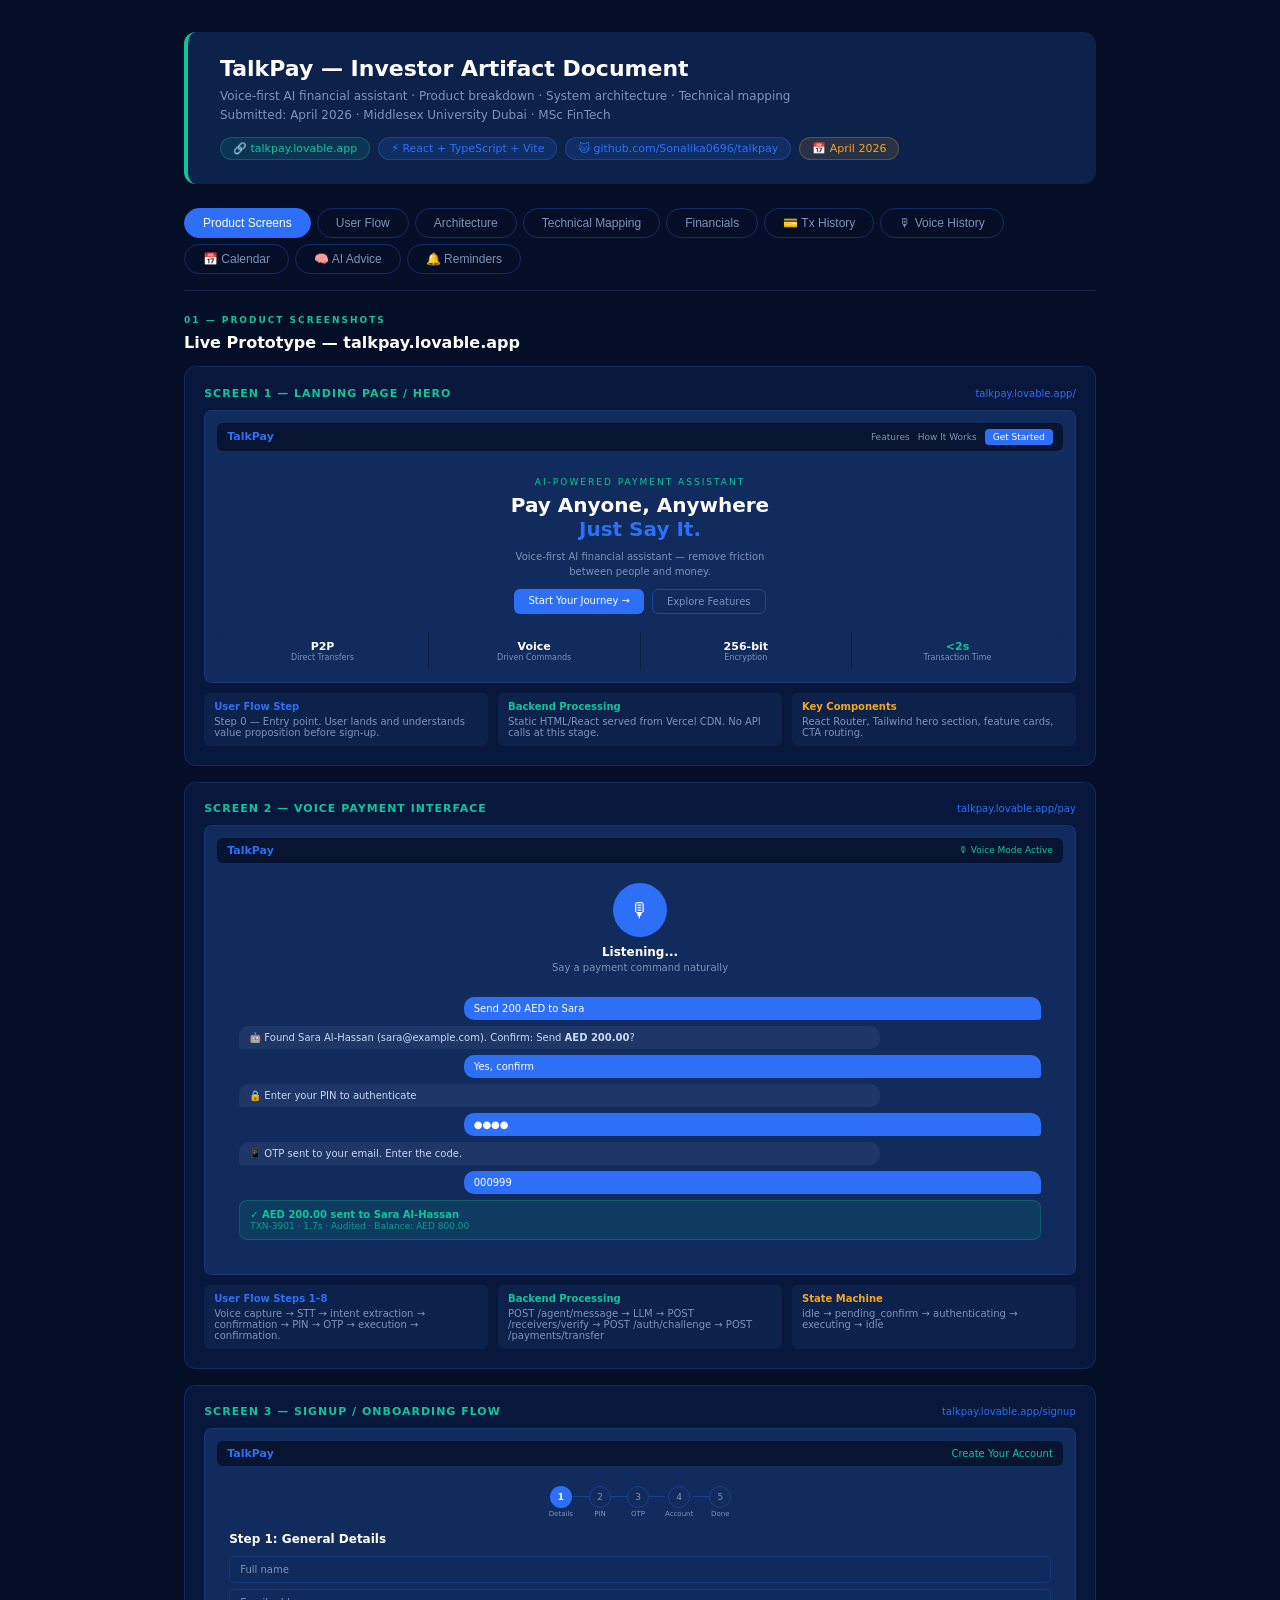
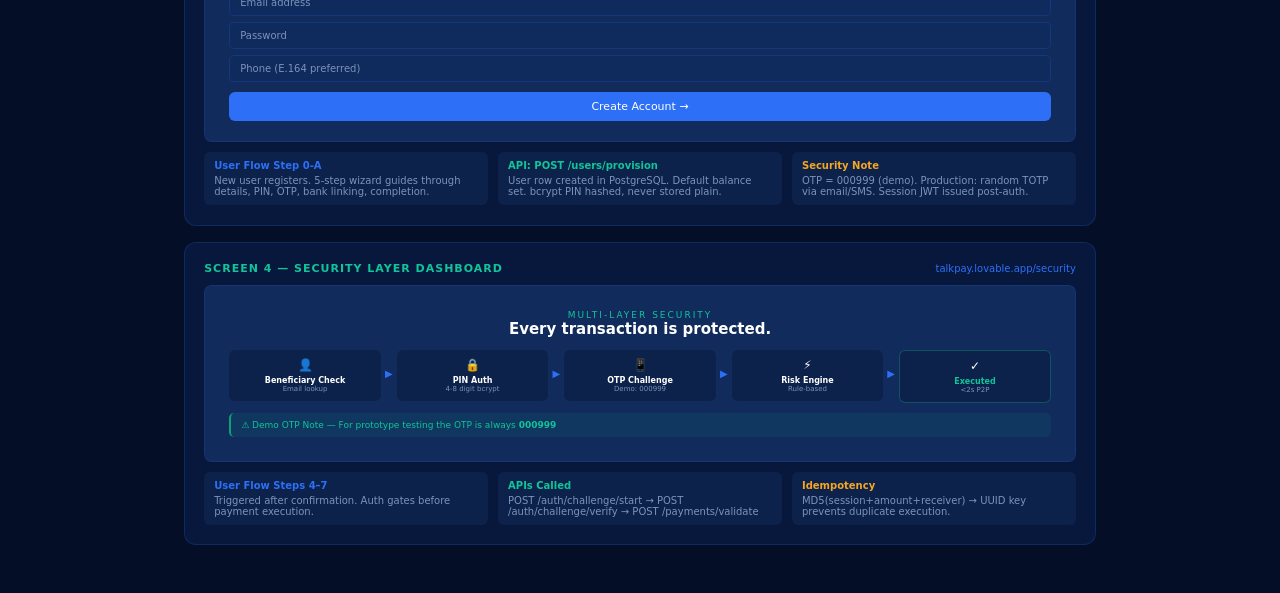
<file: TalkPay- Artifact.html>
<!DOCTYPE html>
<html lang="en">
<head>
<meta charset="UTF-8"/>
<meta name="viewport" content="width=device-width, initial-scale=1.0"/>
<title>TalkPay — Investor Artifact Document</title>
<style>
*{box-sizing:border-box;margin:0;padding:0;}
:root{
  --navy:#040E27;--navy2:#08183C;--card:#0C224A;--card2:#102B5C;
  --blue:#1A56DB;--bluel:#2D70F7;--teal:#0AA178;--teall:#12C49A;
  --gold:#F5A623;--white:#fff;--gray:#7C93BB;--text:#C8D8F0;
  --purple:#7C3AED;--red:#FF4D4D;
}
body{font-family:'Segoe UI',system-ui,sans-serif;background:var(--navy);color:var(--white);min-height:100vh;}
.doc{max-width:960px;margin:0 auto;padding:2rem 1.5rem;}

.tabs{display:flex;gap:6px;flex-wrap:wrap;margin-bottom:1.5rem;padding-bottom:1rem;border-bottom:1px solid rgba(45,112,247,0.2);}
.tab{padding:7px 18px;border-radius:20px;font-size:12px;border:1px solid rgba(45,112,247,0.3);background:transparent;color:var(--gray);cursor:pointer;transition:all .18s;}
.tab.active{background:var(--bluel);color:#fff;border-color:var(--bluel);}
.tab:hover:not(.active){background:rgba(45,112,247,0.1);color:var(--white);}
.section{display:none;}.section.active{display:block;}

.doc-header{background:var(--card);border-radius:12px;padding:1.5rem 2rem;margin-bottom:1.5rem;border-left:4px solid var(--teall);}
.doc-header h1{font-size:22px;font-weight:700;color:var(--white);margin-bottom:6px;}
.doc-header .sub{font-size:12px;color:var(--gray);line-height:1.6;}
.badge-row{display:flex;gap:8px;flex-wrap:wrap;margin-top:12px;}
.badge{padding:4px 12px;border-radius:12px;font-size:11px;font-weight:500;}
.b-blue{background:rgba(45,112,247,0.15);color:var(--bluel);border:1px solid rgba(45,112,247,0.3);}
.b-teal{background:rgba(18,196,154,0.12);color:var(--teall);border:1px solid rgba(18,196,154,0.25);}
.b-gold{background:rgba(245,166,35,0.12);color:var(--gold);border:1px solid rgba(245,166,35,0.25);}

.card{background:var(--card);border-radius:10px;padding:1.2rem 1.4rem;margin-bottom:1rem;}
.card.tl{border-top:2px solid var(--teall);}
.card.bl{border-top:2px solid var(--bluel);}
.card.gl{border-top:2px solid var(--gold);}
.card.pl{border-top:2px solid var(--purple);}
.card h3{font-size:14px;font-weight:600;color:var(--white);margin-bottom:10px;}
.card h4{font-size:12px;font-weight:600;color:var(--teall);margin-bottom:6px;text-transform:uppercase;letter-spacing:1px;}
.card p{font-size:12px;color:var(--gray);line-height:1.65;}

.screen-wrap{background:var(--navy2);border-radius:12px;padding:1.2rem;border:1px solid rgba(45,112,247,0.2);margin-bottom:1rem;}
.screen-header{display:flex;align-items:center;justify-content:space-between;margin-bottom:10px;}
.screen-title{font-size:11px;font-weight:600;color:var(--teall);text-transform:uppercase;letter-spacing:1px;}
.screen-url{font-size:10px;color:var(--bluel);}
.mock-frame{background:var(--card2);border-radius:8px;padding:12px;border:1px solid rgba(45,112,247,0.15);}
.mock-nav{display:flex;align-items:center;justify-content:space-between;background:rgba(5,16,40,0.8);padding:6px 10px;border-radius:6px;margin-bottom:10px;}
.mock-brand{font-size:11px;font-weight:700;color:var(--bluel);}
.mock-btn{background:var(--bluel);color:#fff;font-size:9px;padding:3px 8px;border-radius:4px;}

.g2{display:grid;grid-template-columns:1fr 1fr;gap:12px;}
.g3{display:grid;grid-template-columns:1fr 1fr 1fr;gap:10px;}
.g4{display:grid;grid-template-columns:repeat(4,1fr);gap:8px;}
@media(max-width:640px){.g2,.g3,.g4{grid-template-columns:1fr;}}

.flow-row{display:flex;align-items:flex-start;gap:0;margin:12px 0;}
.fl-step{flex:1;text-align:center;position:relative;}
.fl-circle{width:36px;height:36px;border-radius:50%;display:flex;align-items:center;justify-content:center;font-size:13px;font-weight:700;margin:0 auto 6px;color:#fff;}
.fc-blue{background:var(--bluel);}.fc-teal{background:var(--teal);}
.fl-title{font-size:10px;font-weight:600;color:var(--white);}
.fl-sub{font-size:9px;color:var(--gray);margin-top:2px;}
.fl-arr{position:absolute;right:-6px;top:10px;font-size:12px;color:var(--bluel);}

.layer{background:var(--card);border-radius:8px;padding:10px 14px;margin-bottom:8px;display:flex;align-items:flex-start;gap:10px;}
.layer-bar{width:4px;border-radius:2px;min-height:50px;flex-shrink:0;}
.layer-title{font-size:11px;font-weight:600;margin-bottom:4px;}
.layer-tech{font-size:10px;color:var(--gray);line-height:1.5;}

.mc{background:var(--card2);border-radius:8px;padding:12px 10px;text-align:center;}
.mc .mv{font-size:22px;font-weight:700;color:var(--teall);}
.mc .ml{font-size:9px;color:var(--gray);margin-top:4px;}
.mc.blue .mv{color:var(--bluel);}
.mc.gold .mv{color:var(--gold);}

.tbl{width:100%;border-collapse:collapse;font-size:11px;margin-top:8px;}
.tbl th{background:var(--bluel);color:#fff;padding:7px 10px;text-align:left;font-weight:600;}
.tbl td{padding:7px 10px;border-bottom:1px solid rgba(255,255,255,0.04);color:var(--text);}
.tbl td:first-child{color:var(--gray);}
.tbl tr:nth-child(even) td{background:rgba(255,255,255,0.02);}
.ck{color:var(--teall);font-weight:600;}.xk{color:var(--red);}

.pill{display:inline-block;padding:3px 10px;border-radius:10px;font-size:10px;margin:2px;}
.p-built{background:rgba(18,196,154,0.12);color:var(--teall);border:1px solid rgba(18,196,154,0.25);}
.p-partial{background:rgba(245,166,35,0.1);color:var(--gold);border:1px solid rgba(245,166,35,0.2);}
.p-planned{background:rgba(124,147,187,0.1);color:var(--gray);border:1px solid rgba(124,147,187,0.2);}

.chat-wrap{background:var(--card2);border-radius:8px;padding:12px;}
.msg-r{background:var(--bluel);border-radius:10px 10px 3px 10px;padding:6px 10px;font-size:10px;color:#fff;max-width:72%;margin-left:auto;margin-bottom:6px;}
.msg-l{background:rgba(255,255,255,0.06);border-radius:10px 10px 10px 3px;padding:6px 10px;font-size:10px;color:var(--text);max-width:80%;margin-bottom:6px;}
.msg-s{background:rgba(10,161,120,0.15);border:1px solid rgba(10,161,120,0.3);border-radius:8px;padding:8px 10px;font-size:10px;color:var(--teall);margin-top:4px;}

.code-block{background:#020915;border:1px solid rgba(45,112,247,0.2);border-radius:8px;padding:14px;font-family:'Courier New',monospace;font-size:10.5px;line-height:1.7;color:#a8c4f0;overflow-x:auto;margin:8px 0;}
.c-kw{color:#7C3AED;}.c-fn{color:var(--teall);}.c-str{color:var(--gold);}
.c-cm{color:rgba(124,147,187,0.7);font-style:italic;}.c-ty{color:var(--bluel);}

.divider{height:1px;background:rgba(45,112,247,0.18);margin:1.2rem 0;}
.section-tag{font-size:9px;letter-spacing:2px;color:var(--teall);text-transform:uppercase;margin-bottom:8px;font-weight:600;}
.h2{font-size:16px;font-weight:600;color:var(--white);margin-bottom:14px;}
</style>
</head>
<body>
<div class="doc">

<div class="doc-header">
  <h1>TalkPay — Investor Artifact Document</h1>
  <div class="sub">Voice-first AI financial assistant · Product breakdown · System architecture · Technical mapping<br>Submitted: April 2026 · Middlesex University Dubai · MSc FinTech</div>
  <div class="badge-row">
    <span class="badge b-teal">🔗 talkpay.lovable.app</span>
    <span class="badge b-blue">⚡ React + TypeScript + Vite</span>
    <span class="badge b-blue">🐱 github.com/Sonalika0696/talkpay</span>
    <span class="badge b-gold">📅 April 2026</span>
  </div>
</div>

<div class="tabs">
  <button class="tab active" onclick="show('screens',this)">Product Screens</button>
  <button class="tab" onclick="show('userflow',this)">User Flow</button>
  <button class="tab" onclick="show('architecture',this)">Architecture</button>
  <button class="tab" onclick="show('technical',this)">Technical Mapping</button>
  <button class="tab" onclick="show('financials',this)">Financials</button>
  <button class="tab" onclick="show('txhistory',this)">💳 Tx History</button>
  <button class="tab" onclick="show('voicehistory',this)">🎙 Voice History</button>
  <button class="tab" onclick="show('calendar',this)">📅 Calendar</button>
  <button class="tab" onclick="show('advice',this)">🧠 AI Advice</button>
  <button class="tab" onclick="show('reminders',this)">🔔 Reminders</button>
</div>

<!-- ══════════════════════════════════════════
     SECTION 1: PRODUCT SCREENS
══════════════════════════════════════════ -->
<div class="section active" id="section-screens">
  <div class="section-tag">01 — Product Screenshots</div>
  <div class="h2">Live Prototype — talkpay.lovable.app</div>

  <div class="screen-wrap">
    <div class="screen-header">
      <span class="screen-title">Screen 1 — Landing Page / Hero</span>
      <span class="screen-url">talkpay.lovable.app/</span>
    </div>
    <div class="mock-frame">
      <div class="mock-nav">
        <span class="mock-brand">TalkPay</span>
        <div style="display:flex;gap:8px;align-items:center;">
          <span style="font-size:9px;color:var(--gray);">Features</span>
          <span style="font-size:9px;color:var(--gray);">How It Works</span>
          <span class="mock-btn">Get Started</span>
        </div>
      </div>
      <div style="text-align:center;padding:16px 0 10px;">
        <div style="font-size:9px;letter-spacing:2px;color:var(--teall);margin-bottom:6px;">AI-POWERED PAYMENT ASSISTANT</div>
        <div style="font-size:20px;font-weight:700;color:var(--white);line-height:1.2;">Pay Anyone, Anywhere</div>
        <div style="font-size:20px;font-weight:700;color:var(--bluel);">Just Say It.</div>
        <div style="font-size:10px;color:var(--gray);margin:8px auto;max-width:280px;line-height:1.5;">Voice-first AI financial assistant — remove friction between people and money.</div>
        <div style="display:flex;gap:8px;justify-content:center;margin-top:10px;">
          <div style="background:var(--bluel);color:#fff;padding:6px 14px;border-radius:6px;font-size:10px;">Start Your Journey →</div>
          <div style="border:1px solid rgba(45,112,247,0.4);color:var(--gray);padding:6px 14px;border-radius:6px;font-size:10px;">Explore Features</div>
        </div>
      </div>
      <div style="display:grid;grid-template-columns:repeat(4,1fr);gap:1px;background:rgba(13,31,62,0.8);margin-top:8px;border-radius:6px;overflow:hidden;">
        <div style="background:var(--card2);padding:8px 4px;text-align:center;"><div style="font-size:11px;font-weight:600;color:#fff;">P2P</div><div style="font-size:8px;color:var(--gray);">Direct Transfers</div></div>
        <div style="background:var(--card2);padding:8px 4px;text-align:center;"><div style="font-size:11px;font-weight:600;color:#fff;">Voice</div><div style="font-size:8px;color:var(--gray);">Driven Commands</div></div>
        <div style="background:var(--card2);padding:8px 4px;text-align:center;"><div style="font-size:11px;font-weight:600;color:#fff;">256-bit</div><div style="font-size:8px;color:var(--gray);">Encryption</div></div>
        <div style="background:var(--card2);padding:8px 4px;text-align:center;"><div style="font-size:11px;font-weight:600;color:var(--teall);">&lt;2s</div><div style="font-size:8px;color:var(--gray);">Transaction Time</div></div>
      </div>
    </div>
    <div class="g3" style="margin-top:10px;">
      <div style="background:var(--card);border-radius:6px;padding:8px 10px;"><div style="font-size:10px;font-weight:600;color:var(--bluel);margin-bottom:4px;">User Flow Step</div><div style="font-size:10px;color:var(--gray);">Step 0 — Entry point. User lands and understands value proposition before sign-up.</div></div>
      <div style="background:var(--card);border-radius:6px;padding:8px 10px;"><div style="font-size:10px;font-weight:600;color:var(--teall);margin-bottom:4px;">Backend Processing</div><div style="font-size:10px;color:var(--gray);">Static HTML/React served from Vercel CDN. No API calls at this stage.</div></div>
      <div style="background:var(--card);border-radius:6px;padding:8px 10px;"><div style="font-size:10px;font-weight:600;color:var(--gold);margin-bottom:4px;">Key Components</div><div style="font-size:10px;color:var(--gray);">React Router, Tailwind hero section, feature cards, CTA routing.</div></div>
    </div>
  </div>

  <div class="screen-wrap">
    <div class="screen-header">
      <span class="screen-title">Screen 2 — Voice Payment Interface</span>
      <span class="screen-url">talkpay.lovable.app/pay</span>
    </div>
    <div class="mock-frame">
      <div class="mock-nav"><span class="mock-brand">TalkPay</span><span style="font-size:9px;color:var(--teall);">🎙 Voice Mode Active</span></div>
      <div style="padding:10px;">
        <div style="text-align:center;margin-bottom:12px;">
          <div style="width:54px;height:54px;border-radius:50%;background:var(--bluel);display:flex;align-items:center;justify-content:center;margin:0 auto 8px;font-size:20px;">🎙</div>
          <div style="font-size:12px;font-weight:600;color:var(--white);">Listening...</div>
          <div style="font-size:10px;color:var(--gray);margin-top:3px;">Say a payment command naturally</div>
        </div>
        <div class="chat-wrap">
          <div class="msg-r">Send 200 AED to Sara</div>
          <div class="msg-l">🤖 Found Sara Al-Hassan (sara@example.com). Confirm: Send <strong>AED 200.00</strong>?</div>
          <div class="msg-r">Yes, confirm</div>
          <div class="msg-l">🔒 Enter your PIN to authenticate</div>
          <div class="msg-r">●●●●</div>
          <div class="msg-l">📱 OTP sent to your email. Enter the code.</div>
          <div class="msg-r">000999</div>
          <div class="msg-s"><strong>✓ AED 200.00 sent to Sara Al-Hassan</strong><br><span style="font-size:9px;color:rgba(18,196,154,0.7);">TXN-3901 · 1.7s · Audited · Balance: AED 800.00</span></div>
        </div>
      </div>
    </div>
    <div class="g3" style="margin-top:10px;">
      <div style="background:var(--card);border-radius:6px;padding:8px 10px;"><div style="font-size:10px;font-weight:600;color:var(--bluel);margin-bottom:4px;">User Flow Steps 1–8</div><div style="font-size:10px;color:var(--gray);">Voice capture → STT → intent extraction → confirmation → PIN → OTP → execution → confirmation.</div></div>
      <div style="background:var(--card);border-radius:6px;padding:8px 10px;"><div style="font-size:10px;font-weight:600;color:var(--teall);margin-bottom:4px;">Backend Processing</div><div style="font-size:10px;color:var(--gray);">POST /agent/message → LLM → POST /receivers/verify → POST /auth/challenge → POST /payments/transfer</div></div>
      <div style="background:var(--card);border-radius:6px;padding:8px 10px;"><div style="font-size:10px;font-weight:600;color:var(--gold);margin-bottom:4px;">State Machine</div><div style="font-size:10px;color:var(--gray);">idle → pending_confirm → authenticating → executing → idle</div></div>
    </div>
  </div>

  <div class="screen-wrap">
    <div class="screen-header">
      <span class="screen-title">Screen 3 — Signup / Onboarding Flow</span>
      <span class="screen-url">talkpay.lovable.app/signup</span>
    </div>
    <div class="mock-frame">
      <div class="mock-nav"><span class="mock-brand">TalkPay</span><span style="font-size:10px;color:var(--teall);">Create Your Account</span></div>
      <div style="display:flex;justify-content:center;gap:0;padding:10px 0 6px;">
        <div style="text-align:center;"><div style="width:22px;height:22px;border-radius:50%;background:var(--bluel);color:#fff;display:flex;align-items:center;justify-content:center;font-size:9px;font-weight:700;margin:0 auto;">1</div><div style="font-size:7px;color:var(--gray);margin-top:2px;">Details</div></div>
        <div style="width:16px;height:1px;background:rgba(45,112,247,0.3);margin:10px 0;"></div>
        <div style="text-align:center;"><div style="width:22px;height:22px;border-radius:50%;border:1px solid rgba(45,112,247,0.3);color:var(--gray);display:flex;align-items:center;justify-content:center;font-size:9px;margin:0 auto;">2</div><div style="font-size:7px;color:var(--gray);margin-top:2px;">PIN</div></div>
        <div style="width:16px;height:1px;background:rgba(45,112,247,0.3);margin:10px 0;"></div>
        <div style="text-align:center;"><div style="width:22px;height:22px;border-radius:50%;border:1px solid rgba(45,112,247,0.3);color:var(--gray);display:flex;align-items:center;justify-content:center;font-size:9px;margin:0 auto;">3</div><div style="font-size:7px;color:var(--gray);margin-top:2px;">OTP</div></div>
        <div style="width:16px;height:1px;background:rgba(45,112,247,0.3);margin:10px 0;"></div>
        <div style="text-align:center;"><div style="width:22px;height:22px;border-radius:50%;border:1px solid rgba(45,112,247,0.3);color:var(--gray);display:flex;align-items:center;justify-content:center;font-size:9px;margin:0 auto;">4</div><div style="font-size:7px;color:var(--gray);margin-top:2px;">Account</div></div>
        <div style="width:16px;height:1px;background:rgba(45,112,247,0.3);margin:10px 0;"></div>
        <div style="text-align:center;"><div style="width:22px;height:22px;border-radius:50%;border:1px solid rgba(45,112,247,0.3);color:var(--gray);display:flex;align-items:center;justify-content:center;font-size:9px;margin:0 auto;">5</div><div style="font-size:7px;color:var(--gray);margin-top:2px;">Done</div></div>
      </div>
      <div style="padding:8px 12px;">
        <div style="font-size:12px;font-weight:600;color:var(--white);margin-bottom:10px;">Step 1: General Details</div>
        <div style="display:grid;gap:6px;">
          <div style="background:rgba(16,43,92,0.6);border:1px solid rgba(45,112,247,0.2);border-radius:5px;padding:7px 10px;font-size:10px;color:var(--gray);">Full name</div>
          <div style="background:rgba(16,43,92,0.6);border:1px solid rgba(45,112,247,0.2);border-radius:5px;padding:7px 10px;font-size:10px;color:var(--gray);">Email address</div>
          <div style="background:rgba(16,43,92,0.6);border:1px solid rgba(45,112,247,0.2);border-radius:5px;padding:7px 10px;font-size:10px;color:var(--gray);">Password</div>
          <div style="background:rgba(16,43,92,0.6);border:1px solid rgba(45,112,247,0.2);border-radius:5px;padding:7px 10px;font-size:10px;color:var(--gray);">Phone (E.164 preferred)</div>
        </div>
        <div style="background:var(--bluel);color:#fff;border-radius:6px;padding:8px;text-align:center;font-size:11px;font-weight:500;margin-top:10px;">Create Account →</div>
      </div>
    </div>
    <div class="g3" style="margin-top:10px;">
      <div style="background:var(--card);border-radius:6px;padding:8px 10px;"><div style="font-size:10px;font-weight:600;color:var(--bluel);margin-bottom:4px;">User Flow Step 0-A</div><div style="font-size:10px;color:var(--gray);">New user registers. 5-step wizard guides through details, PIN, OTP, bank linking, completion.</div></div>
      <div style="background:var(--card);border-radius:6px;padding:8px 10px;"><div style="font-size:10px;font-weight:600;color:var(--teall);margin-bottom:4px;">API: POST /users/provision</div><div style="font-size:10px;color:var(--gray);">User row created in PostgreSQL. Default balance set. bcrypt PIN hashed, never stored plain.</div></div>
      <div style="background:var(--card);border-radius:6px;padding:8px 10px;"><div style="font-size:10px;font-weight:600;color:var(--gold);margin-bottom:4px;">Security Note</div><div style="font-size:10px;color:var(--gray);">OTP = 000999 (demo). Production: random TOTP via email/SMS. Session JWT issued post-auth.</div></div>
    </div>
  </div>

  <div class="screen-wrap">
    <div class="screen-header">
      <span class="screen-title">Screen 4 — Security Layer Dashboard</span>
      <span class="screen-url">talkpay.lovable.app/security</span>
    </div>
    <div class="mock-frame">
      <div style="padding:12px;">
        <div style="text-align:center;margin-bottom:12px;"><div style="font-size:9px;letter-spacing:2px;color:var(--teall);">MULTI-LAYER SECURITY</div><div style="font-size:15px;font-weight:700;color:var(--white);">Every transaction is protected.</div></div>
        <div style="display:flex;align-items:flex-start;gap:4px;margin-bottom:10px;">
          <div style="flex:1;text-align:center;"><div style="background:var(--card);border-radius:6px;padding:8px 4px;"><div style="font-size:12px;margin-bottom:4px;">👤</div><div style="font-size:8px;font-weight:600;color:var(--white);">Beneficiary Check</div><div style="font-size:7px;color:var(--gray);">Email lookup</div></div></div>
          <div style="color:var(--bluel);padding-top:18px;font-size:10px;">▶</div>
          <div style="flex:1;text-align:center;"><div style="background:var(--card);border-radius:6px;padding:8px 4px;"><div style="font-size:12px;margin-bottom:4px;">🔒</div><div style="font-size:8px;font-weight:600;color:var(--white);">PIN Auth</div><div style="font-size:7px;color:var(--gray);">4-8 digit bcrypt</div></div></div>
          <div style="color:var(--bluel);padding-top:18px;font-size:10px;">▶</div>
          <div style="flex:1;text-align:center;"><div style="background:var(--card);border-radius:6px;padding:8px 4px;"><div style="font-size:12px;margin-bottom:4px;">📱</div><div style="font-size:8px;font-weight:600;color:var(--white);">OTP Challenge</div><div style="font-size:7px;color:var(--gray);">Demo: 000999</div></div></div>
          <div style="color:var(--bluel);padding-top:18px;font-size:10px;">▶</div>
          <div style="flex:1;text-align:center;"><div style="background:var(--card);border-radius:6px;padding:8px 4px;"><div style="font-size:12px;margin-bottom:4px;">⚡</div><div style="font-size:8px;font-weight:600;color:var(--white);">Risk Engine</div><div style="font-size:7px;color:var(--gray);">Rule-based</div></div></div>
          <div style="color:var(--bluel);padding-top:18px;font-size:10px;">▶</div>
          <div style="flex:1;text-align:center;"><div style="background:var(--card);border-radius:6px;padding:8px 4px;border:1px solid rgba(18,196,154,0.3);"><div style="font-size:12px;margin-bottom:4px;">✓</div><div style="font-size:8px;font-weight:600;color:var(--teall);">Executed</div><div style="font-size:7px;color:var(--gray);">&lt;2s P2P</div></div></div>
        </div>
        <div style="background:rgba(10,161,120,0.1);border-left:2px solid var(--teal);border-radius:5px;padding:7px 10px;font-size:9px;color:var(--teall);">⚠ Demo OTP Note — For prototype testing the OTP is always <strong>000999</strong></div>
      </div>
    </div>
    <div class="g3" style="margin-top:10px;">
      <div style="background:var(--card);border-radius:6px;padding:8px 10px;"><div style="font-size:10px;font-weight:600;color:var(--bluel);margin-bottom:4px;">User Flow Steps 4–7</div><div style="font-size:10px;color:var(--gray);">Triggered after confirmation. Auth gates before payment execution.</div></div>
      <div style="background:var(--card);border-radius:6px;padding:8px 10px;"><div style="font-size:10px;font-weight:600;color:var(--teall);margin-bottom:4px;">APIs Called</div><div style="font-size:10px;color:var(--gray);">POST /auth/challenge/start → POST /auth/challenge/verify → POST /payments/validate</div></div>
      <div style="background:var(--card);border-radius:6px;padding:8px 10px;"><div style="font-size:10px;font-weight:600;color:var(--gold);margin-bottom:4px;">Idempotency</div><div style="font-size:10px;color:var(--gray);">MD5(session+amount+receiver) → UUID key prevents duplicate execution.</div></div>
    </div>
  </div>
</div>

<!-- ══════════════════════════════════════════
     SECTION 2: USER FLOW
══════════════════════════════════════════ -->
<div class="section" id="section-userflow">
  <div class="section-tag">02 — User Flow</div>
  <div class="h2">End-to-End Payment Journey</div>

  <div class="card tl">
    <h4>4-Step Visual Flow</h4>
    <div class="flow-row">
      <div class="fl-step"><div class="fl-circle fc-blue">🎙</div><div class="fl-title">01 SPEAK</div><div class="fl-sub">Voice or text command</div><span class="fl-arr">→</span></div>
      <div class="fl-step"><div class="fl-circle fc-blue">🧠</div><div class="fl-title">02 AI EXTRACTS</div><div class="fl-sub">LLM parses intent + slots</div><span class="fl-arr">→</span></div>
      <div class="fl-step"><div class="fl-circle fc-teal">🔒</div><div class="fl-title">03 VERIFY</div><div class="fl-sub">PIN + OTP + risk check</div><span class="fl-arr">→</span></div>
      <div class="fl-step"><div class="fl-circle fc-teal">✓</div><div class="fl-title">04 PAID</div><div class="fl-sub">P2P transfer &lt;2s</div></div>
    </div>
  </div>

  <div class="card bl">
    <h4>Detailed Step Table</h4>
    <table class="tbl">
      <thead><tr><th>#</th><th>Actor</th><th>Action</th><th>API Endpoint</th><th>Backend Detail</th></tr></thead>
      <tbody>
        <tr><td>1</td><td>User</td><td>Speaks: "Send 200 AED to Sara"</td><td>Web Speech API</td><td>Browser STT captures audio stream</td></tr>
        <tr><td>2</td><td>System</td><td>Audio → text transcript</td><td>Whisper STT API</td><td>Groq Whisper large-v3 or Browser API</td></tr>
        <tr><td>3</td><td>System</td><td>LLM extracts intent + amount + recipient</td><td>POST /agent/message</td><td>pydantic-ai LLM agent; slot extraction</td></tr>
        <tr><td>4</td><td>System</td><td>Beneficiary lookup by name/email</td><td>POST /receivers/verify</td><td>Query registered users; must be active</td></tr>
        <tr><td>5</td><td>Agent</td><td>Speaks: "Confirm: AED 200 to Sara?"</td><td>Response text → TTS</td><td>Orchestrator state: pending_confirm</td></tr>
        <tr><td>6</td><td>User</td><td>Says "Yes"</td><td>POST /agent/confirm</td><td>is_affirmative() check; state advances</td></tr>
        <tr><td>7</td><td>User</td><td>Types PIN (never spoken)</td><td>POST /auth/challenge/start</td><td>bcrypt compare; PIN validated server-side</td></tr>
        <tr><td>8</td><td>User</td><td>Enters OTP (000999 demo)</td><td>POST /auth/challenge/verify</td><td>Single-use; replay blocked; marked consumed</td></tr>
        <tr><td>9</td><td>System</td><td>Risk engine scores transaction</td><td>POST /payments/validate</td><td>Rule-based: amount + velocity + user profile</td></tr>
        <tr><td>10</td><td>System</td><td>Idempotency key generated</td><td>shared_lib/idempotency.py</td><td>MD5(session+amount+receiver) → UUID</td></tr>
        <tr><td>11</td><td>System</td><td>P2P debit/credit executed</td><td>POST /payments/transfer</td><td>SQLAlchemy tx: atomic debit+credit</td></tr>
        <tr><td>12</td><td>System</td><td>Audit log written</td><td>GET /payments/{tx_id}</td><td>PostgreSQL INSERT; immutable append-only row</td></tr>
        <tr><td>13</td><td>Agent</td><td>TTS: "Payment completed. Balance: AED 800."</td><td>Voice response</td><td>Deepgram TTS primary; Groq TTS fallback</td></tr>
      </tbody>
    </table>
  </div>

  <div class="g2">
    <div class="card tl">
      <h4>Onboarding Sub-Flow (Steps A1–A5)</h4>
      <div style="display:flex;flex-direction:column;gap:6px;margin-top:4px;">
        <div style="display:flex;gap:8px;align-items:flex-start;"><div style="background:var(--bluel);color:#fff;width:18px;height:18px;border-radius:50%;display:flex;align-items:center;justify-content:center;font-size:8px;font-weight:700;flex-shrink:0;margin-top:1px;">1</div><div style="font-size:10px;color:var(--text);">General Details → POST /users/provision → User created with 500 AED default balance</div></div>
        <div style="display:flex;gap:8px;align-items:flex-start;"><div style="background:var(--bluel);color:#fff;width:18px;height:18px;border-radius:50%;display:flex;align-items:center;justify-content:center;font-size:8px;font-weight:700;flex-shrink:0;margin-top:1px;">2</div><div style="font-size:10px;color:var(--text);">Set PIN → bcrypt hash stored; never plaintext</div></div>
        <div style="display:flex;gap:8px;align-items:flex-start;"><div style="background:var(--teal);color:#fff;width:18px;height:18px;border-radius:50%;display:flex;align-items:center;justify-content:center;font-size:8px;font-weight:700;flex-shrink:0;margin-top:1px;">3</div><div style="font-size:10px;color:var(--text);">OTP Device Setup → POST /auth/challenge/start + verify (Demo: 000999)</div></div>
        <div style="display:flex;gap:8px;align-items:flex-start;"><div style="background:var(--teal);color:#fff;width:18px;height:18px;border-radius:50%;display:flex;align-items:center;justify-content:center;font-size:8px;font-weight:700;flex-shrink:0;margin-top:1px;">4</div><div style="font-size:10px;color:var(--text);">Link Bank Account → BankAccount model stored (dummy in prototype)</div></div>
        <div style="display:flex;gap:8px;align-items:flex-start;"><div style="background:var(--gold);color:var(--navy);width:18px;height:18px;border-radius:50%;display:flex;align-items:center;justify-content:center;font-size:8px;font-weight:700;flex-shrink:0;margin-top:1px;">5</div><div style="font-size:10px;color:var(--text);">Completion → GET /users/by-supabase/{uid} → verified account confirmed</div></div>
      </div>
    </div>
    <div class="card gl">
      <h4>Orchestrator State Machine</h4>
      <div style="display:grid;gap:6px;margin-top:4px;">
        <div style="background:var(--card2);border-radius:6px;padding:8px 10px;text-align:center;border:1px solid rgba(45,112,247,0.2);"><div style="font-size:11px;font-weight:600;color:var(--bluel);">IDLE</div><div style="font-size:9px;color:var(--gray);">Awaiting first voice input</div></div>
        <div style="text-align:center;color:var(--bluel);font-size:12px;">↓</div>
        <div style="background:var(--card2);border-radius:6px;padding:8px 10px;text-align:center;border:1px solid rgba(18,196,154,0.2);"><div style="font-size:11px;font-weight:600;color:var(--teall);">PENDING CONFIRM</div><div style="font-size:9px;color:var(--gray);">Awaiting user "yes/no"</div></div>
        <div style="text-align:center;color:var(--bluel);font-size:12px;">↓</div>
        <div style="background:var(--card2);border-radius:6px;padding:8px 10px;text-align:center;border:1px solid rgba(245,166,35,0.2);"><div style="font-size:11px;font-weight:600;color:var(--gold);">AUTHENTICATING</div><div style="font-size:9px;color:var(--gray);">PIN + OTP gates</div></div>
        <div style="text-align:center;color:var(--bluel);font-size:12px;">↓</div>
        <div style="background:var(--card2);border-radius:6px;padding:8px 10px;text-align:center;border:1px solid rgba(124,58,237,0.2);"><div style="font-size:11px;font-weight:600;color:var(--purple);">EXECUTING</div><div style="font-size:9px;color:var(--gray);">Payment transfer in progress</div></div>
        <div style="text-align:center;color:var(--bluel);font-size:12px;">↓</div>
        <div style="background:var(--card2);border-radius:6px;padding:8px 10px;text-align:center;border:1px solid rgba(18,196,154,0.3);"><div style="font-size:11px;font-weight:600;color:var(--teall);">IDLE (reset)</div><div style="font-size:9px;color:var(--gray);">Confirmation delivered, log written</div></div>
      </div>
    </div>
  </div>
</div>

<!-- ══════════════════════════════════════════
     SECTION 3: ARCHITECTURE
══════════════════════════════════════════ -->
<div class="section" id="section-architecture">
  <div class="section-tag">03 — System Architecture</div>
  <div class="h2">Five-Layer System Design</div>

  <div class="layer"><div class="layer-bar" style="background:var(--bluel);"></div><div><div class="layer-title" style="color:var(--bluel);">Layer 1 — Voice Input</div><div class="layer-tech">Web Speech API (browser-native) · Groq Whisper large-v3 (cloud STT) · Text input fallback · IVR planned Q3 2026<br><span style="color:var(--teall);">→ Output: text transcript of user command</span></div></div></div>
  <div class="layer"><div class="layer-bar" style="background:var(--bluel);"></div><div><div class="layer-title" style="color:var(--bluel);">Layer 2 — AI / NLP Processing</div><div class="layer-tech">Groq LLM (llama-3) via pydantic-ai · Intent classification (payment/query/help) · Slot extraction (intent, amount, recipient) · Orchestrator state machine (domain/orchestrator.py)<br><span style="color:var(--teall);">→ Output: structured TransferRequest object</span></div></div></div>
  <div class="layer"><div class="layer-bar" style="background:var(--teal);"></div><div><div class="layer-title" style="color:var(--teall);">Layer 3 — Payment Orchestration</div><div class="layer-tech">Payment state machine (idle → pending_confirm → executing → idle) · Beneficiary verification loop · Idempotency guard (MD5 → UUID, PostgreSQL UNIQUE constraint) · Confirmation dialogue management<br><span style="color:var(--teall);">→ Output: authorised, idempotent payment instruction</span></div></div></div>
  <div class="layer"><div class="layer-bar" style="background:var(--teall);"></div><div><div class="layer-title" style="color:var(--teall);">Layer 4 — Banking / API Layer</div><div class="layer-tech">FastAPI gateway service (:8100) · Dummy payment rails (providers/dummy.py) · SQLAlchemy atomic debit+credit transactions · Supabase-hosted PostgreSQL · Balance engine · Refund/reversal endpoints<br><span style="color:var(--teall);">→ Output: completed transaction record</span></div></div></div>
  <div class="layer"><div class="layer-bar" style="background:var(--gold);"></div><div><div class="layer-title" style="color:var(--gold);">Layer 5 — Security & Authentication</div><div class="layer-tech">Email/password login · bcrypt PIN (4-8 digits, never stored plain) · OTP challenge (single-use, replay-blocked) · Session JWT (Bearer token) · Rule-based fraud scoring (velocity + amount) · Append-only audit log · Voice biometrics — Q2 2026<br><span style="color:var(--teall);">→ Output: authenticated, risk-scored, logged transaction</span></div></div></div>

  <div class="divider"></div>
  <div class="card bl">
    <h4>Full API Surface</h4>
    <div class="g2">
      <div>
        <div style="font-size:11px;font-weight:600;color:var(--bluel);margin-bottom:8px;">Agent Service (:8000)</div>
        <table class="tbl">
          <thead><tr><th>Method</th><th>Endpoint</th><th>Purpose</th></tr></thead>
          <tbody>
            <tr><td>POST</td><td>/auth/cli/login</td><td>Issue session JWT</td></tr>
            <tr><td>POST</td><td>/auth/challenge/start</td><td>Begin OTP flow</td></tr>
            <tr><td>POST</td><td>/auth/challenge/verify</td><td>Validate OTP code</td></tr>
            <tr><td>POST</td><td>/agent/message</td><td>Core: voice/text → AI response</td></tr>
            <tr><td>POST</td><td>/agent/confirm</td><td>User confirmation handler</td></tr>
            <tr><td>GET</td><td>/agent/session/{id}</td><td>Session state retrieval</td></tr>
            <tr><td>GET</td><td>/health</td><td>Service health check</td></tr>
          </tbody>
        </table>
      </div>
      <div>
        <div style="font-size:11px;font-weight:600;color:var(--teall);margin-bottom:8px;">Gateway Service (:8100) — Internal</div>
        <table class="tbl">
          <thead><tr><th>Method</th><th>Endpoint</th><th>Purpose</th></tr></thead>
          <tbody>
            <tr><td>POST</td><td>/users/provision</td><td>Register new user</td></tr>
            <tr><td>GET</td><td>/users/by-supabase/{uid}</td><td>Fetch user status</td></tr>
            <tr><td>POST</td><td>/receivers/verify</td><td>Beneficiary lookup</td></tr>
            <tr><td>POST</td><td>/payments/validate</td><td>Risk score check</td></tr>
            <tr><td>POST</td><td>/payments/transfer</td><td>Execute P2P transfer</td></tr>
            <tr><td>GET</td><td>/payments/{tx_id}</td><td>Transaction record</td></tr>
            <tr><td>GET</td><td>/accounts/{uid}/balance</td><td>Balance lookup</td></tr>
          </tbody>
        </table>
      </div>
    </div>
  </div>
</div>

<!-- ══════════════════════════════════════════
     SECTION 4: TECHNICAL MAPPING
══════════════════════════════════════════ -->
<div class="section" id="section-technical">
  <div class="section-tag">04 — Technical Mapping (GitHub Repo)</div>
  <div class="h2">Code Architecture — github.com/Sonalika0696/talkpay</div>

  <div class="card tl">
    <h4>Repository Structure</h4>
    <div class="code-block">talkpay/
├── <span class="c-fn">src/</span>                        <span class="c-cm"># React frontend (TypeScript)</span>
│   ├── <span class="c-fn">components/</span>             <span class="c-cm"># UI components (shadcn/ui base)</span>
│   │   ├── VoiceInput.tsx         <span class="c-cm"># Mic capture + Web Speech API hook</span>
│   │   ├── ChatInterface.tsx      <span class="c-cm"># Conversation UI — user/AI message rendering</span>
│   │   ├── PaymentConfirm.tsx     <span class="c-cm"># Confirmation dialogue component</span>
│   │   ├── SecurityGate.tsx       <span class="c-cm"># PIN + OTP input flows</span>
│   │   └── Dashboard.tsx          <span class="c-cm"># Account balance + transaction history</span>
│   ├── <span class="c-fn">pages/</span>                  <span class="c-cm"># React Router pages</span>
│   │   ├── Index.tsx              <span class="c-cm"># Landing / hero page</span>
│   │   ├── Signup.tsx             <span class="c-cm"># 5-step onboarding wizard</span>
│   │   └── Pay.tsx                <span class="c-cm"># Core voice payment interface</span>
│   ├── <span class="c-fn">hooks/</span>
│   │   ├── useVoiceInput.ts       <span class="c-cm"># Web Speech API wrapper</span>
│   │   └── usePaymentFlow.ts      <span class="c-cm"># Payment state + API orchestration</span>
│   ├── <span class="c-fn">lib/</span>
│   │   └── api.ts                 <span class="c-cm"># Axios/fetch API client (agent service)</span>
│   └── <span class="c-fn">types/</span>
│       └── payment.ts             <span class="c-cm"># TypeScript interfaces: TransferRequest, etc.</span>
├── <span class="c-kw">public/</span>                     <span class="c-cm"># Static assets</span>
├── index.html                     <span class="c-cm"># Vite entry point</span>
├── package.json                   <span class="c-cm"># Deps: React 18, Vite, Tailwind, shadcn</span>
├── tailwind.config.ts             <span class="c-cm"># Design system tokens</span>
└── vite.config.ts                 <span class="c-cm"># Build config — Vercel deployment</span></div>
  </div>

  <div class="g2">
    <div class="card bl">
      <h4>Core Frontend Logic</h4>
      <div class="code-block"><span class="c-cm">// useVoiceInput.ts — simplified</span>
<span class="c-kw">const</span> <span class="c-fn">useVoiceInput</span> = () => {
  <span class="c-kw">const</span> recognition = <span class="c-kw">new</span>
    <span class="c-ty">SpeechRecognition</span>();

  recognition.onresult = (e) => {
    <span class="c-kw">const</span> transcript =
      e.results[0][0].transcript;
    <span class="c-fn">sendToAgent</span>(transcript);
  };
  <span class="c-kw">return</span> { start, stop, transcript };
};</div>
      <div class="code-block"><span class="c-cm">// usePaymentFlow.ts — state machine</span>
<span class="c-kw">type</span> <span class="c-ty">State</span> = <span class="c-str">'idle'</span>
  | <span class="c-str">'pending_confirm'</span>
  | <span class="c-str">'authenticating'</span>
  | <span class="c-str">'executing'</span>;

<span class="c-kw">const</span> <span class="c-fn">sendMessage</span> = <span class="c-kw">async</span> (text) => {
  <span class="c-kw">const</span> res = <span class="c-kw">await</span> <span class="c-fn">api.post</span>(
    <span class="c-str">'/agent/message'</span>, { text }
  );
  <span class="c-fn">setState</span>(res.data.next_state);
  <span class="c-fn">speakReply</span>(res.data.reply);
};</div>
    </div>
    <div class="card tl">
      <h4>Payment Contracts</h4>
      <div class="code-block"><span class="c-cm">// TransferRequest (TypeScript)</span>
<span class="c-kw">interface</span> <span class="c-ty">TransferRequest</span> {
  idempotency_key: <span class="c-ty">string</span>;
  sender_user_id:  <span class="c-ty">number</span>;
  receiver_email:  <span class="c-ty">string</span>;
  amount_aed:      <span class="c-ty">Decimal</span>;
  session_id:      <span class="c-ty">string</span>;
}

<span class="c-kw">interface</span> <span class="c-ty">TransferResponse</span> {
  transaction_id:  <span class="c-ty">string</span>;
  status: <span class="c-str">'completed'</span> | <span class="c-str">'failed'</span>;
  balance_after:   <span class="c-ty">Decimal</span>;
}</div>
      <div class="code-block"><span class="c-cm">// Idempotency key generation</span>
<span class="c-kw">const</span> <span class="c-fn">genKey</span> = (
  sessionId: <span class="c-ty">string</span>,
  amount: <span class="c-ty">string</span>,
  receiver: <span class="c-ty">string</span>
) => {
  <span class="c-kw">const</span> payload =
    `${sessionId}:${amount}:${receiver}`;
  <span class="c-kw">return</span> <span class="c-fn">uuidFromMD5</span>(payload);
  <span class="c-cm">// PostgreSQL UNIQUE constraint</span>
  <span class="c-cm">// blocks replay attacks</span>
};</div>
    </div>
  </div>

  <div class="card gl">
    <h4>Technology Stack</h4>
    <table class="tbl">
      <thead><tr><th>Layer</th><th>Technology</th><th>Purpose</th><th>Status</th></tr></thead>
      <tbody>
        <tr><td>Frontend</td><td>React 18 + TypeScript</td><td>UI components, routing, state management</td><td><span class="pill p-built">Live</span></td></tr>
        <tr><td>Build</td><td>Vite + Bun</td><td>Fast dev server + production bundler</td><td><span class="pill p-built">Live</span></td></tr>
        <tr><td>Styling</td><td>Tailwind CSS + shadcn/ui</td><td>Design system, accessible UI components</td><td><span class="pill p-built">Live</span></td></tr>
        <tr><td>Deployment</td><td>Vercel</td><td>CDN hosting, edge functions</td><td><span class="pill p-built">Live</span></td></tr>
        <tr><td>STT</td><td>Web Speech API / Groq Whisper</td><td>Voice-to-text transcription</td><td><span class="pill p-built">Live</span></td></tr>
        <tr><td>AI Agent</td><td>Groq LLM + pydantic-ai</td><td>Intent extraction, payment orchestration</td><td><span class="pill p-built">Live</span></td></tr>
        <tr><td>Backend API</td><td>FastAPI + Uvicorn</td><td>Agent service (:8000) + Gateway (:8100)</td><td><span class="pill p-built">Live</span></td></tr>
        <tr><td>Database</td><td>PostgreSQL + Supabase</td><td>User, account, transaction storage</td><td><span class="pill p-built">Live</span></td></tr>
        <tr><td>Auth</td><td>bcrypt + JWT + OTP</td><td>Multi-factor authentication</td><td><span class="pill p-built">Live</span></td></tr>
        <tr><td>TTS</td><td>Deepgram + Groq fallback</td><td>Text-to-speech responses</td><td><span class="pill p-built">Live</span></td></tr>
        <tr><td>Voice Biometrics</td><td>Voiceprint (planned)</td><td>Biometric payment authentication</td><td><span class="pill p-partial">Q2 2026</span></td></tr>
        <tr><td>Mobile</td><td>React Native</td><td>Native iOS/Android app</td><td><span class="pill p-planned">Q2 2026</span></td></tr>
      </tbody>
    </table>
  </div>
</div>

<!-- ══════════════════════════════════════════
     SECTION 5: FINANCIALS
══════════════════════════════════════════ -->
<div class="section" id="section-financials">
  <div class="section-tag">05 — Financial Model</div>
  <div class="h2">Revenue Projections — AED</div>

  <div class="g4" style="margin-bottom:1rem;">
    <div class="mc"><div class="mv">600K</div><div class="ml">Year 1 Revenue (AED)</div></div>
    <div class="mc blue"><div class="mv">2.25M</div><div class="ml">Year 2 Revenue (AED)</div></div>
    <div class="mc gold"><div class="mv">6M+</div><div class="ml">Year 3 Revenue (AED)</div></div>
    <div class="mc"><div class="mv" style="color:var(--purple);">65%+</div><div class="ml">Projected Gross Margin</div></div>
  </div>

  <div class="card tl">
    <h4>Transaction Fee Model</h4>
    <table class="tbl">
      <thead><tr><th>Metric</th><th>Year 1</th><th>Year 2</th><th>Year 3</th></tr></thead>
      <tbody>
        <tr><td>Active Users</td><td>40,000</td><td>150,000</td><td>400,000</td></tr>
        <tr><td>Transactions / User / Year</td><td>100</td><td>100</td><td>100</td></tr>
        <tr><td>Total Transactions</td><td>4,000,000</td><td>15,000,000</td><td>40,000,000</td></tr>
        <tr><td>Fee per Transaction</td><td>0.15 AED</td><td>0.15 AED</td><td>0.15 AED</td></tr>
        <tr><td style="color:var(--teall);font-weight:600;">Transaction Revenue</td><td style="color:var(--teall);font-weight:600;">AED 600,000</td><td style="color:var(--teall);font-weight:600;">AED 2,250,000</td><td style="color:var(--teall);font-weight:600;">AED 6,000,000</td></tr>
        <tr><td>SaaS + API + Enterprise</td><td>Launching</td><td>+30% uplift</td><td>+50% uplift</td></tr>
        <tr><td style="color:var(--gold);font-weight:600;">Total Revenue (est.)</td><td style="color:var(--gold);">AED 600K</td><td style="color:var(--gold);">AED 2.9M</td><td style="color:var(--gold);">AED 9M+</td></tr>
      </tbody>
    </table>
  </div>

  <div class="g2">
    <div class="card bl">
      <h4>Revenue Streams</h4>
      <div style="display:flex;flex-direction:column;gap:7px;margin-top:4px;">
        <div style="display:flex;align-items:center;justify-content:space-between;background:var(--card2);border-radius:6px;padding:8px 10px;"><span style="font-size:10px;color:var(--white);">💳 Transaction Fees</span><span style="font-size:10px;color:var(--teall);font-weight:600;">Core revenue</span></div>
        <div style="display:flex;align-items:center;justify-content:space-between;background:var(--card2);border-radius:6px;padding:8px 10px;"><span style="font-size:10px;color:var(--white);">🏢 B2B SaaS Subscriptions</span><span style="font-size:10px;color:var(--bluel);font-weight:600;">Year 2+</span></div>
        <div style="display:flex;align-items:center;justify-content:space-between;background:var(--card2);border-radius:6px;padding:8px 10px;"><span style="font-size:10px;color:var(--white);">🔌 API Access (developer)</span><span style="font-size:10px;color:var(--bluel);font-weight:600;">Year 2+</span></div>
        <div style="display:flex;align-items:center;justify-content:space-between;background:var(--card2);border-radius:6px;padding:8px 10px;"><span style="font-size:10px;color:var(--white);">🤝 Enterprise Licensing</span><span style="font-size:10px;color:var(--gold);font-weight:600;">Year 3</span></div>
        <div style="display:flex;align-items:center;justify-content:space-between;background:var(--card2);border-radius:6px;padding:8px 10px;"><span style="font-size:10px;color:var(--white);">🧠 AI Financial Services</span><span style="font-size:10px;color:var(--gold);font-weight:600;">Year 3+</span></div>
      </div>
    </div>
    <div class="card gl">
      <h4>Feature Build Status (15 features)</h4>
      <div style="display:flex;flex-direction:column;gap:5px;margin-top:4px;">
        <div style="display:flex;align-items:center;justify-content:space-between;"><span style="font-size:10px;color:var(--text);">Voice payment execution</span><span class="pill p-built">Built</span></div>
        <div style="display:flex;align-items:center;justify-content:space-between;"><span style="font-size:10px;color:var(--text);">Conversation audit trail</span><span class="pill p-built">Built</span></div>
        <div style="display:flex;align-items:center;justify-content:space-between;"><span style="font-size:10px;color:var(--text);">Beneficiary verification</span><span class="pill p-built">Built</span></div>
        <div style="display:flex;align-items:center;justify-content:space-between;"><span style="font-size:10px;color:var(--text);">Idempotency controls</span><span class="pill p-built">Built</span></div>
        <div style="display:flex;align-items:center;justify-content:space-between;"><span style="font-size:10px;color:var(--text);">Multi-factor auth (PIN+OTP)</span><span class="pill p-built">Built</span></div>
        <div style="display:flex;align-items:center;justify-content:space-between;"><span style="font-size:10px;color:var(--text);">Onboarding + landing page</span><span class="pill p-built">Built</span></div>
        <div style="display:flex;align-items:center;justify-content:space-between;"><span style="font-size:10px;color:var(--text);">Real-time risk scoring</span><span class="pill p-partial">Partial</span></div>
        <div style="display:flex;align-items:center;justify-content:space-between;"><span style="font-size:10px;color:var(--text);">Voice biometric auth</span><span class="pill p-partial">Q2 2026</span></div>
        <div style="display:flex;align-items:center;justify-content:space-between;"><span style="font-size:10px;color:var(--text);">B2B SaaS architecture</span><span class="pill p-partial">Q4 2026</span></div>
        <div style="display:flex;align-items:center;justify-content:space-between;"><span style="font-size:10px;color:var(--text);">Smart expense tracking</span><span class="pill p-planned">Q3 2026</span></div>
        <div style="display:flex;align-items:center;justify-content:space-between;"><span style="font-size:10px;color:var(--text);">AI financial advisor</span><span class="pill p-planned">Q3 2026</span></div>
        <div style="display:flex;align-items:center;justify-content:space-between;"><span style="font-size:10px;color:var(--text);">IVR / offline mode</span><span class="pill p-planned">Q3 2026</span></div>
        <div style="display:flex;align-items:center;justify-content:space-between;"><span style="font-size:10px;color:var(--text);">Full ML fraud detection</span><span class="pill p-planned">Q4 2026</span></div>
        <div style="display:flex;align-items:center;justify-content:space-between;"><span style="font-size:10px;color:var(--text);">DFSA regulatory sandbox</span><span class="pill p-planned">Q1 2027</span></div>
      </div>
      <div style="display:flex;gap:8px;margin-top:10px;padding-top:10px;border-top:1px solid rgba(255,255,255,0.06);">
        <div style="text-align:center;flex:1;"><div style="font-size:18px;font-weight:700;color:var(--teall);">6</div><div style="font-size:9px;color:var(--gray);">Built</div></div>
        <div style="text-align:center;flex:1;"><div style="font-size:18px;font-weight:700;color:var(--gold);">3</div><div style="font-size:9px;color:var(--gray);">Partial</div></div>
        <div style="text-align:center;flex:1;"><div style="font-size:18px;font-weight:700;color:var(--gray);">6</div><div style="font-size:9px;color:var(--gray);">Planned</div></div>
        <div style="text-align:center;flex:1;"><div style="font-size:18px;font-weight:700;color:var(--white);">15</div><div style="font-size:9px;color:var(--gray);">Total</div></div>
      </div>
    </div>
  </div>

  <div class="card" style="border-top:2px solid var(--teall);">
    <div style="text-align:center;padding:8px 0;">
      <div style="font-size:12px;font-weight:600;color:var(--teall);margin-bottom:4px;">Vision</div>
      <div style="font-size:13px;color:var(--white);line-height:1.6;">The next billion people deserve to manage money as easily as <strong>having a conversation.</strong><br>TalkPay is the trusted voice layer that makes it possible — today in the UAE, tomorrow everywhere.</div>
      <div style="margin-top:12px;display:flex;gap:10px;justify-content:center;flex-wrap:wrap;">
        <span class="badge b-teal">🔗 talkpay.lovable.app</span>
        <span class="badge b-blue">🐱 github.com/Sonalika0696/talkpay</span>
      </div>
    </div>
  </div>
</div>

</div>

<!-- ══════════════════════════════════════════
     SECTION 6: TRANSACTION HISTORY
══════════════════════════════════════════ -->
<div class="section" id="section-txhistory">
  <div class="section-tag">06 — Transaction History</div>
  <div class="h2">Full Payment Ledger — Every AED, Tracked</div>

  <div class="screen-wrap">
    <div class="screen-header">
      <span class="screen-title">Screen — Transaction History Dashboard</span>
      <span class="screen-url">talkpay.lovable.app/history</span>
    </div>

    <!-- Summary strip -->
    <div style="display:grid;grid-template-columns:repeat(4,1fr);gap:8px;margin-bottom:14px;">
      <div class="mc"><div class="mv" style="font-size:18px;">AED 12,450</div><div class="ml">Total Sent (April)</div></div>
      <div class="mc blue"><div class="mv" style="font-size:18px;">AED 8,200</div><div class="ml">Total Received</div></div>
      <div class="mc gold"><div class="mv" style="font-size:18px;">47</div><div class="ml">Transactions</div></div>
      <div class="mc"><div class="mv" style="font-size:18px;color:var(--teall);">AED 800</div><div class="ml">Current Balance</div></div>
    </div>

    <!-- Filter bar -->
    <div style="display:flex;gap:6px;flex-wrap:wrap;margin-bottom:12px;">
      <div id="f-all"   onclick="filterTx('all',this)"   style="padding:5px 14px;border-radius:16px;font-size:11px;background:var(--bluel);color:#fff;cursor:pointer;border:1px solid var(--bluel);">All</div>
      <div id="f-sent"  onclick="filterTx('sent',this)"  style="padding:5px 14px;border-radius:16px;font-size:11px;background:transparent;color:var(--gray);cursor:pointer;border:1px solid rgba(45,112,247,0.3);">Sent</div>
      <div id="f-recv"  onclick="filterTx('recv',this)"  style="padding:5px 14px;border-radius:16px;font-size:11px;background:transparent;color:var(--gray);cursor:pointer;border:1px solid rgba(45,112,247,0.3);">Received</div>
      <div id="f-bill"  onclick="filterTx('bill',this)"  style="padding:5px 14px;border-radius:16px;font-size:11px;background:transparent;color:var(--gray);cursor:pointer;border:1px solid rgba(45,112,247,0.3);">Bills</div>
      <div id="f-invest" onclick="filterTx('invest',this)" style="padding:5px 14px;border-radius:16px;font-size:11px;background:transparent;color:var(--gray);cursor:pointer;border:1px solid rgba(45,112,247,0.3);">Investments</div>
      <div style="margin-left:auto;padding:5px 14px;border-radius:16px;font-size:11px;background:transparent;color:var(--gray);border:1px solid rgba(45,112,247,0.2);">↓ Export CSV</div>
    </div>

    <!-- Transaction list -->
    <div id="tx-list" style="display:flex;flex-direction:column;gap:6px;">
      <!-- rows injected by JS -->
    </div>

    <div class="g3" style="margin-top:14px;">
      <div style="background:var(--card);border-radius:6px;padding:8px 10px;"><div style="font-size:10px;font-weight:600;color:var(--bluel);margin-bottom:4px;">How It Works</div><div style="font-size:10px;color:var(--gray);">Every voice payment appends an immutable row to PostgreSQL. The ledger is append-only — no edits, full audit trail.</div></div>
      <div style="background:var(--card);border-radius:6px;padding:8px 10px;"><div style="font-size:10px;font-weight:600;color:var(--teall);margin-bottom:4px;">API: GET /payments</div><div style="font-size:10px;color:var(--gray);">Paginated, filterable by date/type/status. Each row includes TXN-ID, amount, recipient, risk score, timestamp.</div></div>
      <div style="background:var(--card);border-radius:6px;padding:8px 10px;"><div style="font-size:10px;font-weight:600;color:var(--gold);margin-bottom:4px;">Category Auto-Tagging</div><div style="font-size:10px;color:var(--gray);">LLM tags each transaction (food, rent, salary, investment) from voice context — powers AI Advice tab.</div></div>
    </div>
  </div>
</div>

<!-- ══════════════════════════════════════════
     SECTION 7: VOICE HISTORY
══════════════════════════════════════════ -->
<div class="section" id="section-voicehistory">
  <div class="section-tag">07 — Voice History</div>
  <div class="h2">Every Conversation. Fully Audited.</div>

  <div class="screen-wrap">
    <div class="screen-header">
      <span class="screen-title">Screen — Voice Conversation Log</span>
      <span class="screen-url">talkpay.lovable.app/voice-log</span>
    </div>

    <div style="display:grid;grid-template-columns:repeat(3,1fr);gap:8px;margin-bottom:14px;">
      <div class="mc"><div class="mv" style="font-size:18px;">143</div><div class="ml">Voice commands this month</div></div>
      <div class="mc blue"><div class="mv" style="font-size:18px;">1.4s</div><div class="ml">Avg. response time</div></div>
      <div class="mc"><div class="mv" style="font-size:18px;color:var(--teall);">98.2%</div><div class="ml">Intent accuracy</div></div>
    </div>

    <!-- Session list with expandable convo -->
    <div style="display:flex;flex-direction:column;gap:8px;" id="voice-sessions">
    </div>

    <div class="g3" style="margin-top:14px;">
      <div style="background:var(--card);border-radius:6px;padding:8px 10px;"><div style="font-size:10px;font-weight:600;color:var(--bluel);margin-bottom:4px;">Audit Trail</div><div style="font-size:10px;color:var(--gray);">Every STT transcript, agent reply, and action is logged with session_id, timestamp, and outcome. Stored encrypted.</div></div>
      <div style="background:var(--card);border-radius:6px;padding:8px 10px;"><div style="font-size:10px;font-weight:600;color:var(--teall);margin-bottom:4px;">API: GET /agent/session/{id}</div><div style="font-size:10px;color:var(--gray);">Returns full dialogue, slot extractions, state transitions, risk decisions, and transaction outcomes per session.</div></div>
      <div style="background:var(--card);border-radius:6px;padding:8px 10px;"><div style="font-size:10px;font-weight:600;color:var(--gold);margin-bottom:4px;">Replay & Dispute</div><div style="font-size:10px;color:var(--gray);">Any session can be replayed for compliance review. Supports dispute resolution with voice + transcript evidence.</div></div>
    </div>
  </div>
</div>

<!-- ══════════════════════════════════════════
     SECTION 8: CALENDAR
══════════════════════════════════════════ -->
<div class="section" id="section-calendar">
  <div class="section-tag">08 — Payment Calendar</div>
  <div class="h2">Salary Day. EMI Due. Bill Deadlines. All in One View.</div>

  <div class="screen-wrap">
    <div class="screen-header">
      <span class="screen-title">Screen — Financial Calendar</span>
      <span class="screen-url">talkpay.lovable.app/calendar</span>
    </div>

    <div style="display:grid;grid-template-columns:2fr 1fr;gap:14px;">
      <!-- Calendar grid -->
      <div>
        <div style="display:flex;align-items:center;justify-content:space-between;margin-bottom:10px;">
          <div style="font-size:14px;font-weight:600;color:var(--white);">April 2026</div>
          <div style="display:flex;gap:8px;">
            <div style="background:var(--card2);border-radius:5px;padding:4px 10px;font-size:11px;color:var(--gray);cursor:pointer;">‹</div>
            <div style="background:var(--card2);border-radius:5px;padding:4px 10px;font-size:11px;color:var(--gray);cursor:pointer;">›</div>
          </div>
        </div>
        <div style="display:grid;grid-template-columns:repeat(7,1fr);gap:3px;margin-bottom:6px;">
          <div style="text-align:center;font-size:9px;color:var(--gray);padding:4px;">S</div><div style="text-align:center;font-size:9px;color:var(--gray);padding:4px;">M</div><div style="text-align:center;font-size:9px;color:var(--gray);padding:4px;">T</div><div style="text-align:center;font-size:9px;color:var(--gray);padding:4px;">W</div><div style="text-align:center;font-size:9px;color:var(--gray);padding:4px;">T</div><div style="text-align:center;font-size:9px;color:var(--gray);padding:4px;">F</div><div style="text-align:center;font-size:9px;color:var(--gray);padding:4px;">S</div>
        </div>
        <div id="cal-grid" style="display:grid;grid-template-columns:repeat(7,1fr);gap:3px;"></div>
      </div>

      <!-- Upcoming events -->
      <div>
        <div style="font-size:11px;font-weight:600;color:var(--teall);margin-bottom:10px;text-transform:uppercase;letter-spacing:1px;">Upcoming</div>
        <div id="upcoming-events" style="display:flex;flex-direction:column;gap:7px;"></div>
      </div>
    </div>

    <!-- Legend -->
    <div style="display:flex;gap:16px;flex-wrap:wrap;margin-top:14px;padding-top:12px;border-top:1px solid rgba(45,112,247,0.15);">
      <div style="display:flex;align-items:center;gap:5px;"><div style="width:10px;height:10px;border-radius:50%;background:var(--teall);"></div><div style="font-size:10px;color:var(--gray);">Salary Credit</div></div>
      <div style="display:flex;align-items:center;gap:5px;"><div style="width:10px;height:10px;border-radius:50%;background:var(--red);"></div><div style="font-size:10px;color:var(--gray);">EMI / Loan Due</div></div>
      <div style="display:flex;align-items:center;gap:5px;"><div style="width:10px;height:10px;border-radius:50%;background:var(--gold);"></div><div style="font-size:10px;color:var(--gray);">Bill Deadline</div></div>
      <div style="display:flex;align-items:center;gap:5px;"><div style="width:10px;height:10px;border-radius:50%;background:var(--purple);"></div><div style="font-size:10px;color:var(--gray);">Investment Transfer</div></div>
      <div style="display:flex;align-items:center;gap:5px;"><div style="width:10px;height:10px;border-radius:50%;background:var(--bluel);"></div><div style="font-size:10px;color:var(--gray);">Scheduled Payment</div></div>
    </div>

    <div class="g3" style="margin-top:12px;">
      <div style="background:var(--card);border-radius:6px;padding:8px 10px;"><div style="font-size:10px;font-weight:600;color:var(--bluel);margin-bottom:4px;">Voice-set Events</div><div style="font-size:10px;color:var(--gray);">"Remind me every 1st — pay rent to Ahmed" → auto-schedules recurring event + payment intent.</div></div>
      <div style="background:var(--card);border-radius:6px;padding:8px 10px;"><div style="font-size:10px;font-weight:600;color:var(--teall);margin-bottom:4px;">Smart Alerts</div><div style="font-size:10px;color:var(--gray);">3-day advance push + voice reminder before every due date. AI checks balance and warns if insufficient.</div></div>
      <div style="background:var(--card);border-radius:6px;padding:8px 10px;"><div style="font-size:10px;font-weight:600;color:var(--gold);margin-bottom:4px;">Auto-Pay Ready</div><div style="font-size:10px;color:var(--gray);">One-time authorization for recurring payments. System executes on schedule — user confirms via OTP only.</div></div>
    </div>
  </div>
</div>

<!-- ══════════════════════════════════════════
     SECTION 9: AI ADVICE
══════════════════════════════════════════ -->
<div class="section" id="section-advice">
  <div class="section-tag">09 — AI Financial Advice</div>
  <div class="h2">Balance Health. Smart Product Recommendations. Built-In.</div>

  <div class="screen-wrap">
    <div class="screen-header">
      <span class="screen-title">Screen — AI Advisor Dashboard</span>
      <span class="screen-url">talkpay.lovable.app/advisor</span>
    </div>

    <!-- Health score -->
    <div style="display:grid;grid-template-columns:1fr 2fr;gap:14px;margin-bottom:14px;">
      <div style="background:var(--card2);border-radius:10px;padding:18px;text-align:center;border:1px solid rgba(18,196,154,0.25);">
        <div style="font-size:9px;letter-spacing:2px;color:var(--teall);margin-bottom:8px;">BALANCE HEALTH SCORE</div>
        <div id="health-ring" style="width:90px;height:90px;margin:0 auto 10px;position:relative;">
          <svg viewBox="0 0 90 90" width="90" height="90">
            <circle cx="45" cy="45" r="38" fill="none" stroke="rgba(45,112,247,0.15)" stroke-width="8"/>
            <circle cx="45" cy="45" r="38" fill="none" stroke="var(--teall)" stroke-width="8" stroke-dasharray="200 239" stroke-linecap="round" transform="rotate(-90 45 45)"/>
            <text x="45" y="50" text-anchor="middle" fill="white" font-size="18" font-weight="700">72</text>
          </svg>
        </div>
        <div style="font-size:11px;font-weight:600;color:var(--teall);">Good</div>
        <div style="font-size:9px;color:var(--gray);margin-top:4px;">Score out of 100</div>
      </div>
      <div>
        <div style="font-size:11px;font-weight:600;color:var(--white);margin-bottom:10px;">Health Breakdown</div>
        <div id="health-bars" style="display:flex;flex-direction:column;gap:10px;"></div>
      </div>
    </div>

    <!-- Spending breakdown -->
    <div style="margin-bottom:14px;">
      <div style="font-size:11px;font-weight:600;color:var(--white);margin-bottom:10px;">Monthly Spending Breakdown</div>
      <div id="spending-bars" style="display:flex;flex-direction:column;gap:7px;"></div>
    </div>

    <!-- Product recommendations -->
    <div style="margin-bottom:14px;">
      <div style="font-size:11px;font-weight:600;color:var(--white);margin-bottom:10px;">🏦 Recommended for You — Based on Your Spending</div>
      <div id="product-recs" style="display:grid;grid-template-columns:1fr 1fr;gap:10px;"></div>
    </div>

    <div class="g3" style="margin-top:4px;">
      <div style="background:var(--card);border-radius:6px;padding:8px 10px;"><div style="font-size:10px;font-weight:600;color:var(--bluel);margin-bottom:4px;">How Score Is Computed</div><div style="font-size:10px;color:var(--gray);">Savings ratio (30%) + spending regularity (25%) + debt load (25%) + emergency fund coverage (20%) — updated daily.</div></div>
      <div style="background:var(--card);border-radius:6px;padding:8px 10px;"><div style="font-size:10px;font-weight:600;color:var(--teall);margin-bottom:4px;">LLM-Powered Insights</div><div style="font-size:10px;color:var(--gray);">Transaction history fed to LLM to generate natural language spending summaries and personalised savings nudges.</div></div>
      <div style="background:var(--card);border-radius:6px;padding:8px 10px;"><div style="font-size:10px;font-weight:600;color:var(--gold);margin-bottom:4px;">Bank API Integration</div><div style="font-size:10px;color:var(--gray);">Product recommendations pull live rates from partner banks via open banking APIs — no manual updates needed.</div></div>
    </div>
  </div>
</div>

<!-- ══════════════════════════════════════════
     SECTION 10: REMINDERS
══════════════════════════════════════════ -->
<div class="section" id="section-reminders">
  <div class="section-tag">10 — Smart Reminders</div>
  <div class="h2">Invest. Save. Never Miss a Deadline.</div>

  <div class="screen-wrap">
    <div class="screen-header">
      <span class="screen-title">Screen — Reminders & Smart Nudges</span>
      <span class="screen-url">talkpay.lovable.app/reminders</span>
    </div>

    <!-- Add reminder via voice -->
    <div style="background:var(--card2);border-radius:8px;padding:12px;margin-bottom:14px;border:1px solid rgba(45,112,247,0.2);">
      <div style="display:flex;align-items:center;gap:10px;">
        <div style="width:36px;height:36px;border-radius:50%;background:var(--bluel);display:flex;align-items:center;justify-content:center;font-size:16px;flex-shrink:0;">🎙</div>
        <div>
          <div style="font-size:11px;font-weight:600;color:var(--white);">Add reminder by voice</div>
          <div style="font-size:10px;color:var(--gray);">Say: "Remind me to transfer AED 500 to savings every 25th" or "Alert me 3 days before my car EMI"</div>
        </div>
        <div style="margin-left:auto;background:var(--bluel);color:#fff;border-radius:6px;padding:6px 14px;font-size:11px;font-weight:500;cursor:pointer;white-space:nowrap;">+ Add</div>
      </div>
    </div>

    <!-- Active reminders -->
    <div style="font-size:11px;font-weight:600;color:var(--white);margin-bottom:10px;">Active Reminders</div>
    <div id="reminder-list" style="display:flex;flex-direction:column;gap:8px;margin-bottom:16px;"></div>

    <!-- Investment nudges -->
    <div style="font-size:11px;font-weight:600;color:var(--white);margin-bottom:10px;">💡 AI-Generated Investment & Savings Nudges</div>
    <div id="nudge-list" style="display:flex;flex-direction:column;gap:8px;"></div>

    <div class="g3" style="margin-top:14px;">
      <div style="background:var(--card);border-radius:6px;padding:8px 10px;"><div style="font-size:10px;font-weight:600;color:var(--bluel);margin-bottom:4px;">Voice-Driven Scheduling</div><div style="font-size:10px;color:var(--gray);">Natural language reminder creation — LLM extracts date, recurrence, amount, and type from voice command.</div></div>
      <div style="background:var(--card);border-radius:6px;padding:8px 10px;"><div style="font-size:10px;font-weight:600;color:var(--teall);margin-bottom:4px;">Contextual Nudges</div><div style="font-size:10px;color:var(--gray);">AI checks balance after salary credit and proactively suggests "You have AED 1,200 surplus — invest AED 500?"</div></div>
      <div style="background:var(--card);border-radius:6px;padding:8px 10px;"><div style="font-size:10px;font-weight:600;color:var(--gold);margin-bottom:4px;">Multi-Channel Delivery</div><div style="font-size:10px;color:var(--gray);">Reminders delivered via voice (TTS), push notification, SMS fallback, and in-app banner — zero missed alerts.</div></div>
    </div>
  </div>
</div>

</div>
<style>
.mc{background:var(--card2);border-radius:8px;padding:12px 10px;text-align:center;}
.mc .mv{font-size:22px;font-weight:700;color:var(--teall);}
.mc .ml{font-size:9px;color:var(--gray);margin-top:4px;}
.mc.blue .mv{color:var(--bluel);}
.mc.gold .mv{color:var(--gold);}
</style>
<script>
function show(id, btn){
  document.querySelectorAll('.section').forEach(s=>s.classList.remove('active'));
  document.querySelectorAll('.tab').forEach(t=>t.classList.remove('active'));
  document.getElementById('section-'+id).classList.add('active');
  if(btn) btn.classList.add('active');
}

/* ── TRANSACTION HISTORY DATA ── */
const txData = [
  {type:'sent',  cat:'food',    icon:'🍔', name:'Careem Eats',       amt:'-AED 85',   date:'11 Apr',  time:'12:34', status:'completed', risk:'LOW',  id:'TXN-4821'},
  {type:'recv',  cat:'salary',  icon:'💼', name:'Salary Credit',     amt:'+AED 8,500',date:'10 Apr',  time:'09:00', status:'completed', risk:'NONE', id:'TXN-4820'},
  {type:'sent',  cat:'bill',    icon:'⚡', name:'DEWA Bill',          amt:'-AED 320',  date:'9 Apr',   time:'14:10', status:'completed', risk:'LOW',  id:'TXN-4819'},
  {type:'sent',  cat:'invest',  icon:'📈', name:'Sukuk Savings',     amt:'-AED 500',  date:'9 Apr',   time:'10:00', status:'completed', risk:'LOW',  id:'TXN-4818'},
  {type:'sent',  cat:'food',    icon:'☕', name:'Starbucks',          amt:'-AED 42',   date:'8 Apr',   time:'08:22', status:'completed', risk:'LOW',  id:'TXN-4817'},
  {type:'recv',  cat:'recv',    icon:'👤', name:'From Sara Al-Hassan',amt:'+AED 200',  date:'7 Apr',   time:'16:05', status:'completed', risk:'LOW',  id:'TXN-4816'},
  {type:'sent',  cat:'bill',    icon:'📱', name:'Etisalat Telecom',  amt:'-AED 199',  date:'5 Apr',   time:'11:30', status:'completed', risk:'LOW',  id:'TXN-4815'},
  {type:'sent',  cat:'invest',  icon:'🏦', name:'Emirates NBD Savings',amt:'-AED 1,000',date:'1 Apr', time:'09:00', status:'completed', risk:'LOW',  id:'TXN-4814'},
  {type:'sent',  cat:'sent',    icon:'👤', name:'Ahmed Khan',         amt:'-AED 200',  date:'1 Apr',   time:'18:42', status:'completed', risk:'LOW',  id:'TXN-4813'},
];

function catColor(cat){
  return cat==='salary'?'var(--teall)':cat==='invest'?'var(--purple)':cat==='bill'?'var(--gold)':cat==='recv'?'var(--bluel)':'var(--gray)';
}
function renderTx(data){
  const list = document.getElementById('tx-list');
  if(!list) return;
  list.innerHTML = data.map(t=>`
    <div style="background:var(--card2);border-radius:8px;padding:10px 14px;display:flex;align-items:center;gap:12px;border:1px solid rgba(45,112,247,0.1);">
      <div style="width:36px;height:36px;border-radius:50%;background:var(--card);display:flex;align-items:center;justify-content:center;font-size:16px;flex-shrink:0;">${t.icon}</div>
      <div style="flex:1;">
        <div style="display:flex;align-items:center;gap:8px;">
          <span style="font-size:11px;font-weight:600;color:var(--white);">${t.name}</span>
          <span style="font-size:9px;padding:2px 7px;border-radius:8px;background:rgba(124,147,187,0.1);color:${catColor(t.cat)};border:1px solid ${catColor(t.cat)}40;">${t.cat}</span>
        </div>
        <div style="font-size:10px;color:var(--gray);margin-top:2px;">${t.date} · ${t.time} · ${t.id} · Risk: ${t.risk}</div>
      </div>
      <div style="text-align:right;">
        <div style="font-size:12px;font-weight:700;color:${t.amt.startsWith('+')? 'var(--teall)':'var(--white)'};">${t.amt}</div>
        <div style="font-size:9px;color:var(--teall);margin-top:2px;">✓ ${t.status}</div>
      </div>
    </div>`).join('');
}
function filterTx(type, el){
  document.querySelectorAll('[id^="f-"]').forEach(e=>{
    e.style.background='transparent';e.style.color='var(--gray)';e.style.borderColor='rgba(45,112,247,0.3)';
  });
  el.style.background='var(--bluel)';el.style.color='#fff';el.style.borderColor='var(--bluel)';
  const filtered = type==='all'? txData : txData.filter(t=>t.type===type||t.cat===type);
  renderTx(filtered);
}

/* ── VOICE HISTORY DATA ── */
const voiceSessions = [
  {date:'11 Apr 2026 12:34',dur:'28s',outcome:'✓ Sent AED 85 to Careem Eats',status:'success',msgs:[
    {r:false,t:'🎙 How can I help you today?'},
    {r:true, t:'Pay 85 AED to Careem Eats'},
    {r:false,t:'🤖 Found Careem Eats account. Confirm AED 85.00?'},
    {r:true, t:'Yes'},
    {r:false,t:'🔒 PIN + OTP verified. ✓ AED 85 sent. TXN-4821'},
  ]},
  {date:'10 Apr 2026 18:20',dur:'14s',outcome:'✓ Balance checked',status:'success',msgs:[
    {r:true, t:'What\'s my balance?'},
    {r:false,t:'🤖 Your current balance is AED 8,500. Salary credited today.'},
  ]},
  {date:'9 Apr 2026 14:10',dur:'42s',outcome:'✓ Sent AED 320 to DEWA',status:'success',msgs:[
    {r:true, t:'Pay my DEWA electricity bill'},
    {r:false,t:'🤖 DEWA bill detected: AED 320.00 due 9 Apr. Confirm payment?'},
    {r:true, t:'Yes confirm'},
    {r:false,t:'🔒 Authenticated. ✓ DEWA bill paid. TXN-4819'},
  ]},
  {date:'8 Apr 2026 09:00',dur:'19s',outcome:'✗ Cancelled by user',status:'cancelled',msgs:[
    {r:true, t:'Send 5000 AED to unknown'},
    {r:false,t:'🤖 Recipient not found in your beneficiaries. Add manually?'},
    {r:true, t:'No cancel'},
    {r:false,t:'✓ Payment cancelled. No funds moved.'},
  ]},
];

function renderVoice(){
  const el = document.getElementById('voice-sessions');
  if(!el) return;
  el.innerHTML = voiceSessions.map((s,i)=>`
    <div style="background:var(--card2);border-radius:8px;border:1px solid rgba(45,112,247,0.15);overflow:hidden;">
      <div onclick="toggleSession(${i})" style="display:flex;align-items:center;gap:12px;padding:10px 14px;cursor:pointer;">
        <div style="width:28px;height:28px;border-radius:50%;background:${s.status==='success'?'rgba(18,196,154,0.2)':'rgba(255,77,77,0.15)'};display:flex;align-items:center;justify-content:center;font-size:12px;">${s.status==='success'?'🎙':'⚠'}</div>
        <div style="flex:1;">
          <div style="font-size:11px;font-weight:600;color:var(--white);">${s.date}</div>
          <div style="font-size:10px;color:var(--gray);">Duration: ${s.dur} · ${s.outcome}</div>
        </div>
        <div style="font-size:11px;color:var(--bluel);">▾</div>
      </div>
      <div id="vs-${i}" style="display:none;padding:0 14px 12px;">
        <div style="background:var(--card);border-radius:6px;padding:10px;display:flex;flex-direction:column;gap:6px;">
          ${s.msgs.map(m=>`<div class="${m.r?'msg-r':'msg-l'}">${m.t}</div>`).join('')}
        </div>
      </div>
    </div>`).join('');
}
function toggleSession(i){
  const el = document.getElementById('vs-'+i);
  if(el) el.style.display = el.style.display==='none'?'block':'none';
}

/* ── CALENDAR DATA ── */
const calEvents = {
  1:  [{c:'var(--teall)',  label:'Salary Day'}],
  1:  [{c:'var(--teall)',  label:'Salary'}],
  5:  [{c:'var(--red)',    label:'Car EMI'}],
  9:  [{c:'var(--gold)',   label:'DEWA Bill'}],
  11: [{c:'var(--bluel)',  label:'Today'}],
  15: [{c:'var(--purple)', label:'Invest'}],
  25: [{c:'var(--red)',    label:'Rent Due'}],
  28: [{c:'var(--gold)',   label:'Etisalat'}],
};
const calUpcoming = [
  {icon:'🏠',label:'Rent Payment',date:'25 Apr',amt:'AED 3,500',c:'var(--red)'},
  {icon:'⚡',label:'DEWA Bill',   date:'9 May', amt:'AED ~320',c:'var(--gold)'},
  {icon:'📱',label:'Etisalat',    date:'28 Apr',amt:'AED 199', c:'var(--gold)'},
  {icon:'🚗',label:'Car EMI',     date:'5 May', amt:'AED 1,200',c:'var(--red)'},
  {icon:'📈',label:'Invest Transfer',date:'15 Apr',amt:'AED 500',c:'var(--purple)'},
];

function renderCalendar(){
  const grid = document.getElementById('cal-grid');
  if(!grid) return;
  const startDay = 3; // April 2026 starts Wednesday
  let html='';
  for(let i=0;i<startDay;i++) html+=`<div></div>`;
  for(let d=1;d<=30;d++){
    const ev = calEvents[d];
    const isToday = d===11;
    const dotHtml = ev? ev.map(e=>`<div style="width:5px;height:5px;border-radius:50%;background:${e.c};margin:0 auto;"></div>`).join(''):'';
    html+=`<div style="background:${isToday?'var(--bluel)':'var(--card2)'};border-radius:5px;padding:5px 2px;text-align:center;cursor:pointer;border:${isToday?'1px solid var(--bluel)':ev?'1px solid rgba(45,112,247,0.2)':'1px solid transparent'};">
      <div style="font-size:10px;color:${isToday?'#fff':'var(--gray)'};font-weight:${isToday?700:400};">${d}</div>
      <div style="display:flex;justify-content:center;gap:2px;margin-top:2px;">${dotHtml}</div>
    </div>`;
  }
  grid.innerHTML=html;
  const upc = document.getElementById('upcoming-events');
  if(upc) upc.innerHTML = calUpcoming.map(e=>`
    <div style="background:var(--card2);border-radius:7px;padding:8px 10px;display:flex;align-items:center;gap:8px;border-left:3px solid ${e.c};">
      <div style="font-size:14px;">${e.icon}</div>
      <div style="flex:1;">
        <div style="font-size:10px;font-weight:600;color:var(--white);">${e.label}</div>
        <div style="font-size:9px;color:var(--gray);">${e.date}</div>
      </div>
      <div style="font-size:10px;font-weight:600;color:${e.c};">${e.amt}</div>
    </div>`).join('');
}

/* ── ADVICE DATA ── */
const healthBars=[
  {label:'Savings Rate',val:62,target:20,c:'var(--teall)'},
  {label:'Spending Control',val:78,target:70,c:'var(--bluel)'},
  {label:'Debt-to-Income',val:55,target:60,c:'var(--gold)'},
  {label:'Emergency Fund',val:40,target:50,c:'var(--red)'},
];
const spendingCats=[
  {label:'🏠 Housing & Rent',  pct:42,amt:'AED 3,570',c:'var(--bluel)'},
  {label:'🍔 Food & Dining',   pct:18,amt:'AED 1,530',c:'var(--gold)'},
  {label:'📱 Telecoms & Bills',pct:12,amt:'AED 1,020',c:'var(--gray)'},
  {label:'📈 Investments',     pct:12,amt:'AED 1,020',c:'var(--teall)'},
  {label:'🚗 Transport',       pct:8, amt:'AED 680',  c:'var(--purple)'},
  {label:'🛍 Shopping',        pct:8, amt:'AED 680',  c:'var(--red)'},
];
const productRecs=[
  {icon:'🏦',name:'Emirates NBD Smart Saver',tag:'High Yield Savings',desc:'3.2% p.a. — matches your AED 1,020/mo savings pattern. No lock-in.',badge:'Best Match',bc:'var(--teall)'},
  {icon:'💳',name:'FAB Cashback Card',tag:'Cashback Credit Card',desc:'5% back on dining + groceries. Based on your AED 1,530 food spend.',badge:'Save AED 76/mo',bc:'var(--gold)'},
  {icon:'📊',name:'Wahed Invest Sukuk',tag:'Halal Investment',desc:'7.1% projected return. Suitable for your monthly AED 500 surplus.',badge:'Recommended',bc:'var(--purple)'},
  {icon:'🛡',name:'AXA Term Life Cover',tag:'Insurance',desc:'AED 199/mo — protects 3× your monthly salary. Financial safety net.',badge:'Gap Detected',bc:'var(--red)'},
];

function renderAdvice(){
  const hb = document.getElementById('health-bars');
  if(hb) hb.innerHTML = healthBars.map(b=>`
    <div>
      <div style="display:flex;justify-content:space-between;margin-bottom:4px;">
        <span style="font-size:10px;color:var(--white);">${b.label}</span>
        <span style="font-size:10px;font-weight:600;color:${b.c};">${b.val}%</span>
      </div>
      <div style="height:6px;background:rgba(45,112,247,0.15);border-radius:3px;position:relative;">
        <div style="height:6px;border-radius:3px;background:${b.c};width:${b.val}%;transition:width .5s;"></div>
        <div style="position:absolute;top:-4px;left:${b.target}%;width:2px;height:14px;background:rgba(255,255,255,0.3);border-radius:1px;"></div>
      </div>
      <div style="font-size:9px;color:var(--gray);margin-top:2px;">Target: ${b.target}%</div>
    </div>`).join('');
  const sb = document.getElementById('spending-bars');
  if(sb) sb.innerHTML = spendingCats.map(s=>`
    <div style="display:flex;align-items:center;gap:10px;">
      <div style="width:120px;flex-shrink:0;font-size:10px;color:var(--gray);">${s.label}</div>
      <div style="flex:1;height:8px;background:rgba(45,112,247,0.1);border-radius:4px;">
        <div style="height:8px;border-radius:4px;background:${s.c};width:${s.pct}%;"></div>
      </div>
      <div style="width:70px;text-align:right;font-size:10px;font-weight:600;color:var(--white);">${s.amt}</div>
      <div style="width:28px;text-align:right;font-size:9px;color:var(--gray);">${s.pct}%</div>
    </div>`).join('');
  const pr = document.getElementById('product-recs');
  if(pr) pr.innerHTML = productRecs.map(r=>`
    <div style="background:var(--card2);border-radius:8px;padding:12px;border:1px solid rgba(45,112,247,0.15);">
      <div style="display:flex;align-items:flex-start;gap:8px;margin-bottom:8px;">
        <div style="font-size:20px;">${r.icon}</div>
        <div style="flex:1;">
          <div style="font-size:11px;font-weight:600;color:var(--white);">${r.name}</div>
          <div style="font-size:9px;color:var(--gray);">${r.tag}</div>
        </div>
        <div style="padding:3px 8px;border-radius:10px;font-size:9px;font-weight:600;background:${r.bc}20;color:${r.bc};border:1px solid ${r.bc}40;white-space:nowrap;">${r.badge}</div>
      </div>
      <div style="font-size:10px;color:var(--gray);line-height:1.5;">${r.desc}</div>
      <div style="margin-top:8px;display:flex;gap:6px;">
        <div style="flex:1;background:var(--bluel);color:#fff;border-radius:5px;padding:5px;text-align:center;font-size:10px;cursor:pointer;">Learn More</div>
        <div style="flex:1;background:transparent;color:var(--gray);border-radius:5px;padding:5px;text-align:center;font-size:10px;cursor:pointer;border:1px solid rgba(45,112,247,0.2);">Dismiss</div>
      </div>
    </div>`).join('');
}

/* ── REMINDERS DATA ── */
const reminders=[
  {icon:'🏠',label:'Rent Payment',detail:'Send AED 3,500 to Ahmed — every 25th',next:'25 Apr 2026',type:'recurring',c:'var(--red)',active:true},
  {icon:'📈',label:'Monthly Investment',detail:'Transfer AED 500 to Wahed Invest — every 15th',next:'15 Apr 2026',type:'recurring',c:'var(--purple)',active:true},
  {icon:'🚗',label:'Car EMI Alert',detail:'AED 1,200 due — alert 3 days before',next:'2 May 2026',type:'alert',c:'var(--gold)',active:true},
  {icon:'💡',label:'DEWA Bill Reminder',detail:'Auto-detected from history — alert on 6th',next:'6 May 2026',type:'smart',c:'var(--gold)',active:true},
  {icon:'💰',label:'Savings Goal Check',detail:'Review savings balance — every Sunday',next:'13 Apr 2026',type:'recurring',c:'var(--teall)',active:false},
];
const nudges=[
  {icon:'📈',title:'Invest your surplus',body:"You have AED 1,200 left after this month's bills. Consider moving AED 500 to Wahed Invest Sukuk — 7.1% projected return.",cta:'Invest Now',c:'var(--purple)'},
  {icon:'🏦',title:'Build your emergency fund',body:"Your emergency fund covers only 1.2 months of expenses. Target: 3 months (AED 12,750). You're AED 5,800 away.",cta:'Start Saving',c:'var(--teall)'},
  {icon:'💳',title:'Clear high-interest first',body:"You have AED 890 on a credit card at 24% APR. Paying this off saves AED 214/yr in interest before investing.",cta:'Pay Now',c:'var(--gold)'},
  {icon:'🎯',title:'Salary-day playbook',body:"Salary credited 10 Apr. Recommended: AED 500 → invest, AED 3,500 → rent, AED 199 → Etisalat, AED 500 → savings. Leaves AED 3,801 for the month.",cta:'Execute Plan',c:'var(--bluel)'},
];

function renderReminders(){
  const rl = document.getElementById('reminder-list');
  if(rl) rl.innerHTML = reminders.map((r,i)=>`
    <div style="background:var(--card2);border-radius:8px;padding:10px 14px;display:flex;align-items:center;gap:12px;border-left:3px solid ${r.c};border-top:1px solid rgba(45,112,247,0.1);">
      <div style="font-size:18px;">${r.icon}</div>
      <div style="flex:1;">
        <div style="display:flex;align-items:center;gap:8px;margin-bottom:2px;">
          <span style="font-size:11px;font-weight:600;color:var(--white);">${r.label}</span>
          <span style="font-size:9px;padding:2px 7px;border-radius:8px;background:${r.c}20;color:${r.c};">${r.type}</span>
        </div>
        <div style="font-size:10px;color:var(--gray);">${r.detail}</div>
        <div style="font-size:9px;color:var(--bluel);margin-top:3px;">Next: ${r.next}</div>
      </div>
      <div style="display:flex;flex-direction:column;gap:5px;align-items:flex-end;">
        <div onclick="this.textContent=this.textContent==='ON'?'OFF':'ON';this.style.background=this.textContent==='ON'?'var(--teall)':'var(--card)'" style="background:${r.active?'var(--teall)':'var(--card)'};color:${r.active?'var(--navy)':'var(--gray)'};border-radius:10px;padding:3px 10px;font-size:9px;font-weight:700;cursor:pointer;">${r.active?'ON':'OFF'}</div>
        <div style="font-size:9px;color:var(--gray);cursor:pointer;">✕ Delete</div>
      </div>
    </div>`).join('');
  const nl = document.getElementById('nudge-list');
  if(nl) nl.innerHTML = nudges.map(n=>`
    <div style="background:var(--card2);border-radius:8px;padding:12px 14px;border:1px solid rgba(45,112,247,0.12);">
      <div style="display:flex;align-items:flex-start;gap:10px;">
        <div style="width:32px;height:32px;border-radius:8px;background:${n.c}20;display:flex;align-items:center;justify-content:center;font-size:16px;flex-shrink:0;">${n.icon}</div>
        <div style="flex:1;">
          <div style="font-size:11px;font-weight:600;color:var(--white);margin-bottom:4px;">${n.title}</div>
          <div style="font-size:10px;color:var(--gray);line-height:1.55;">${n.body}</div>
          <div style="margin-top:8px;display:flex;gap:6px;">
            <div style="background:${n.c};color:var(--navy);border-radius:5px;padding:5px 12px;font-size:10px;font-weight:600;cursor:pointer;">${n.cta}</div>
            <div style="background:transparent;color:var(--gray);border-radius:5px;padding:5px 12px;font-size:10px;cursor:pointer;border:1px solid rgba(45,112,247,0.2);">Later</div>
          </div>
        </div>
      </div>
    </div>`).join('');
}

/* ── INIT ALL ON LOAD ── */
window.addEventListener('load',()=>{
  renderTx(txData);
  renderVoice();
  renderCalendar();
  renderAdvice();
  renderReminders();
});
</script>
</body>
</html>
</file>
